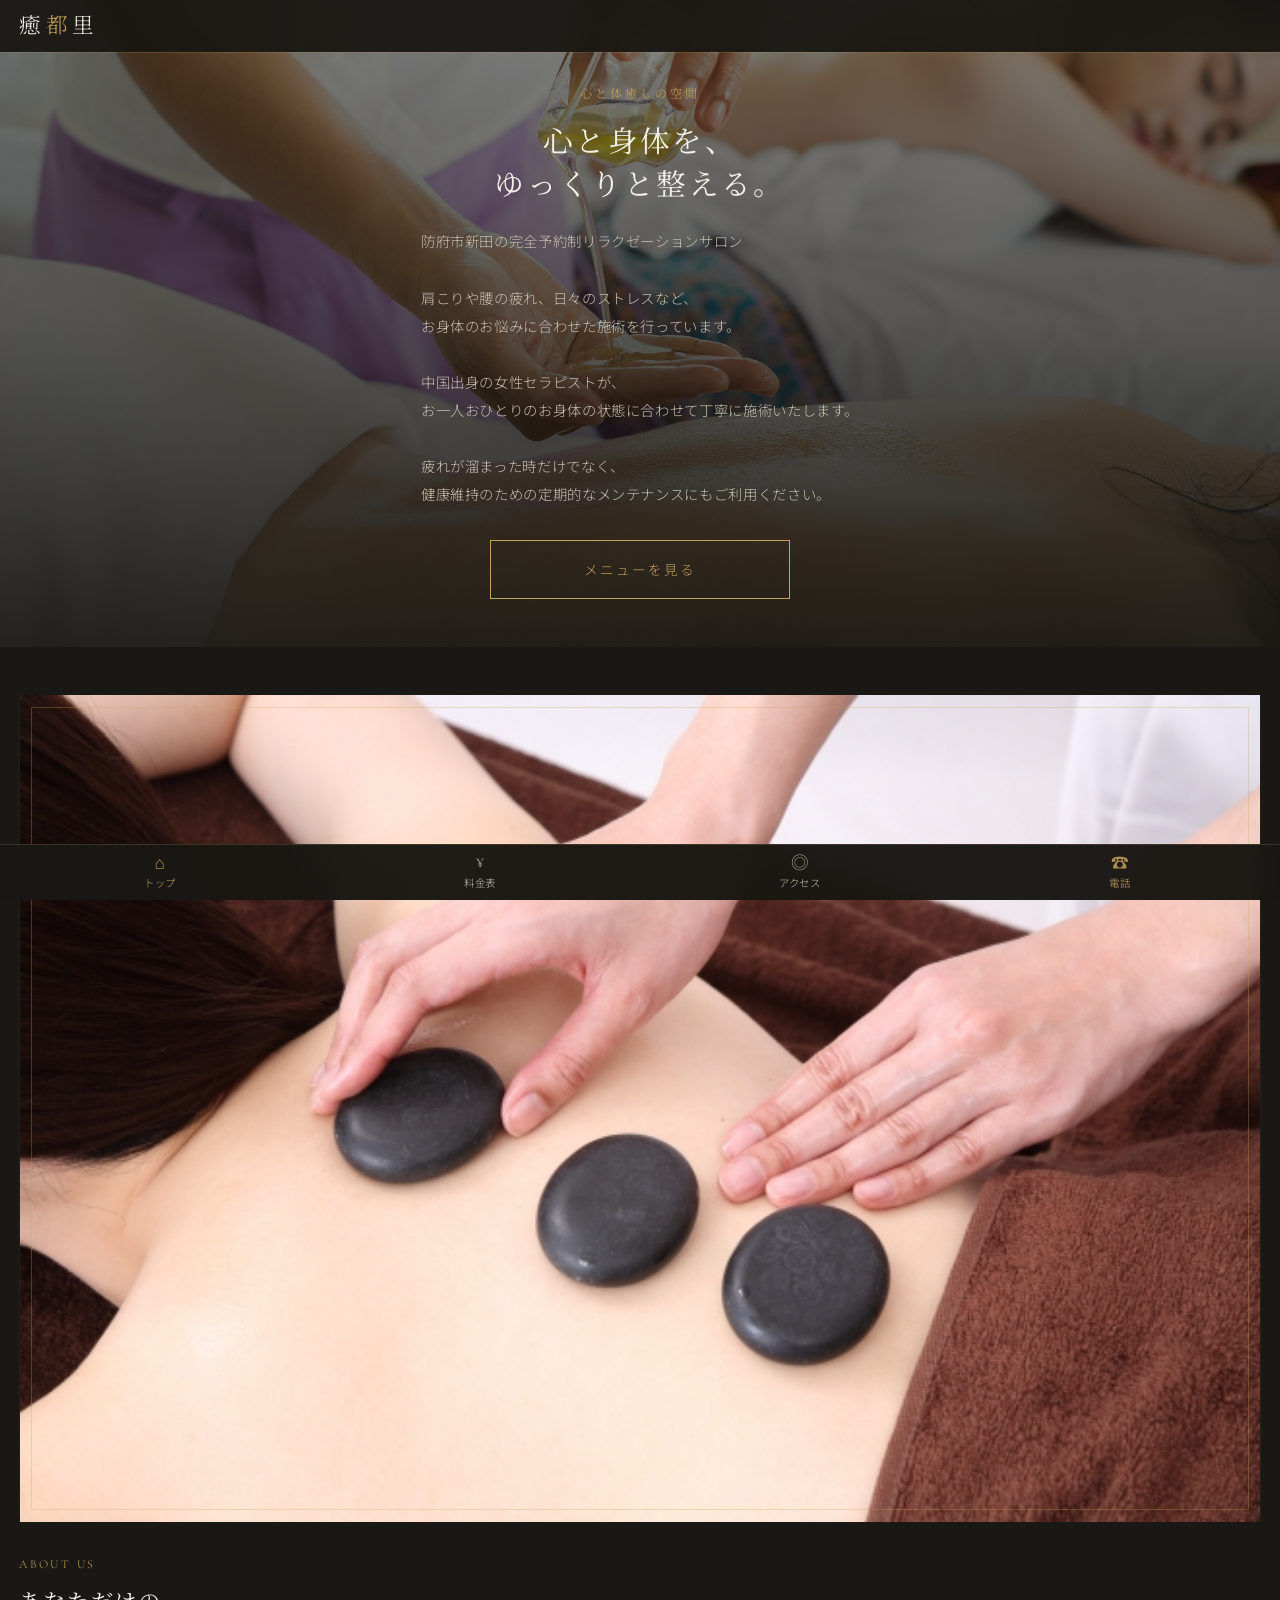
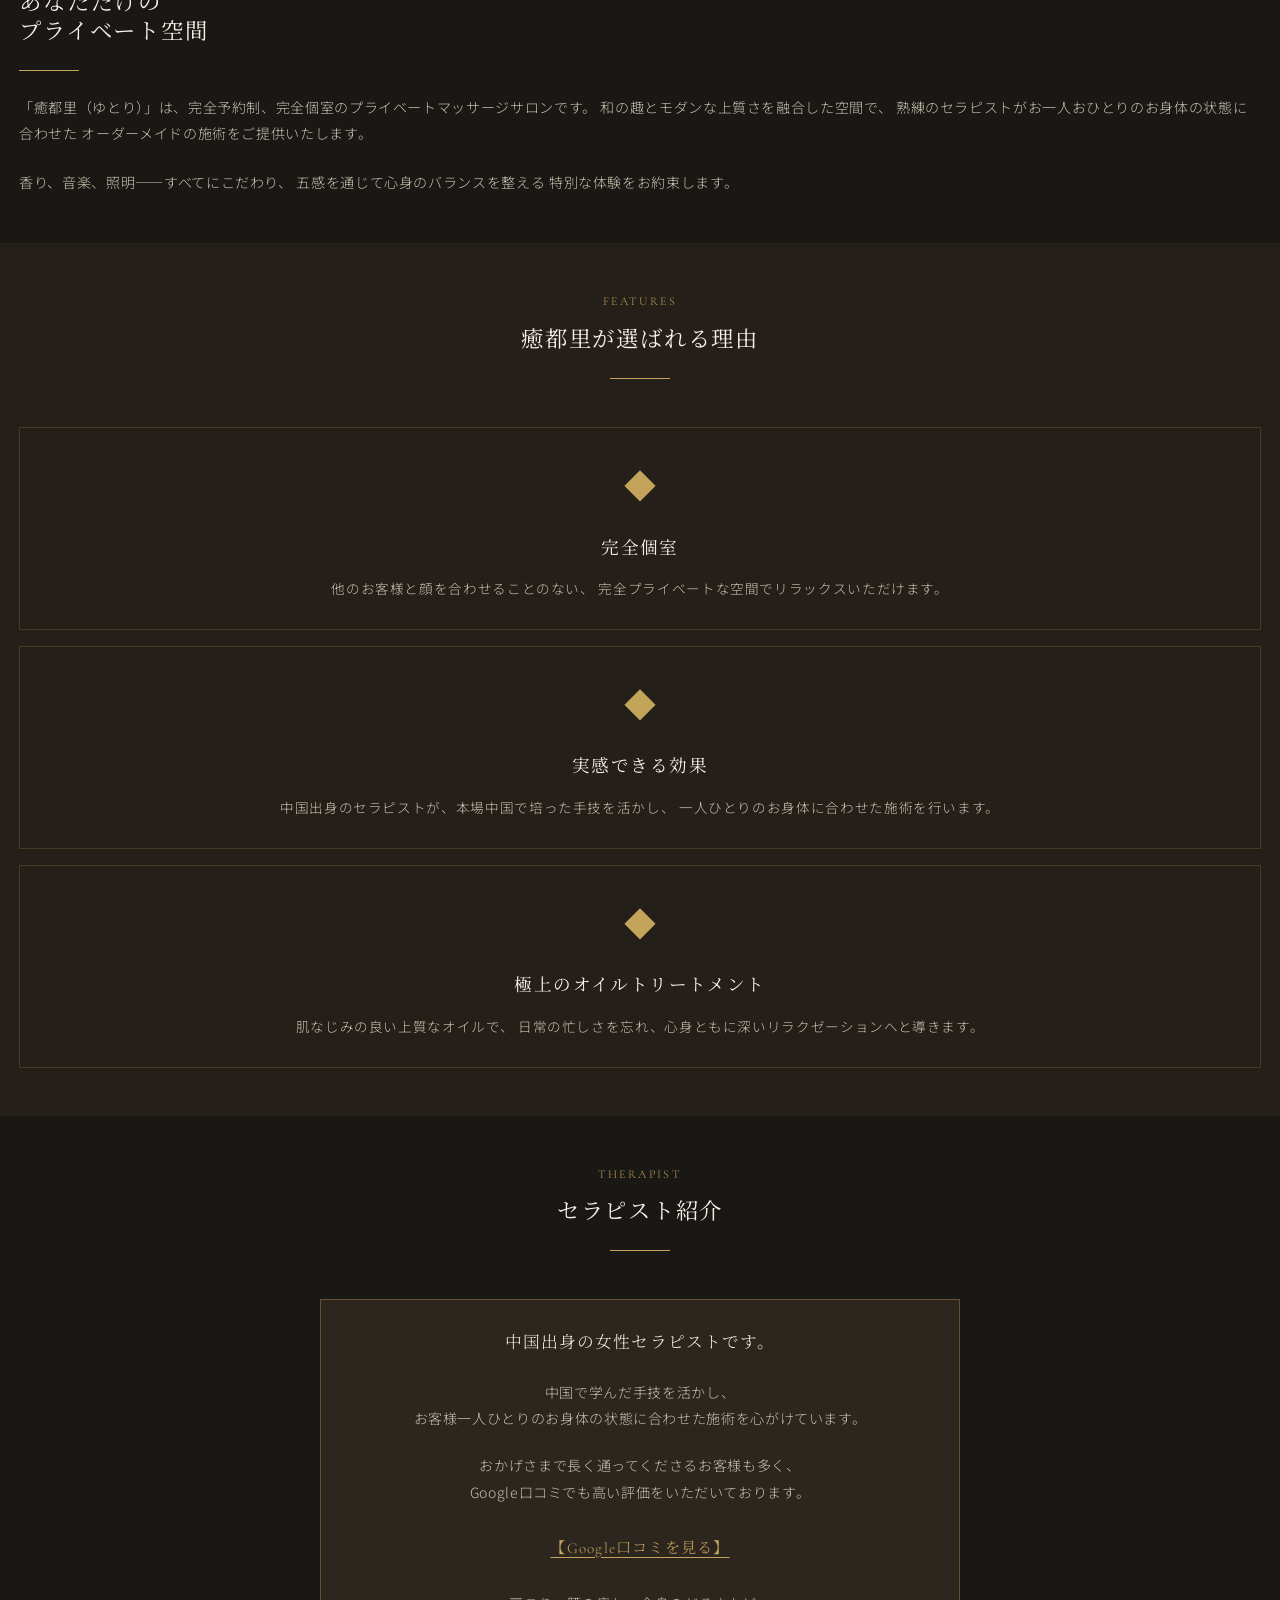
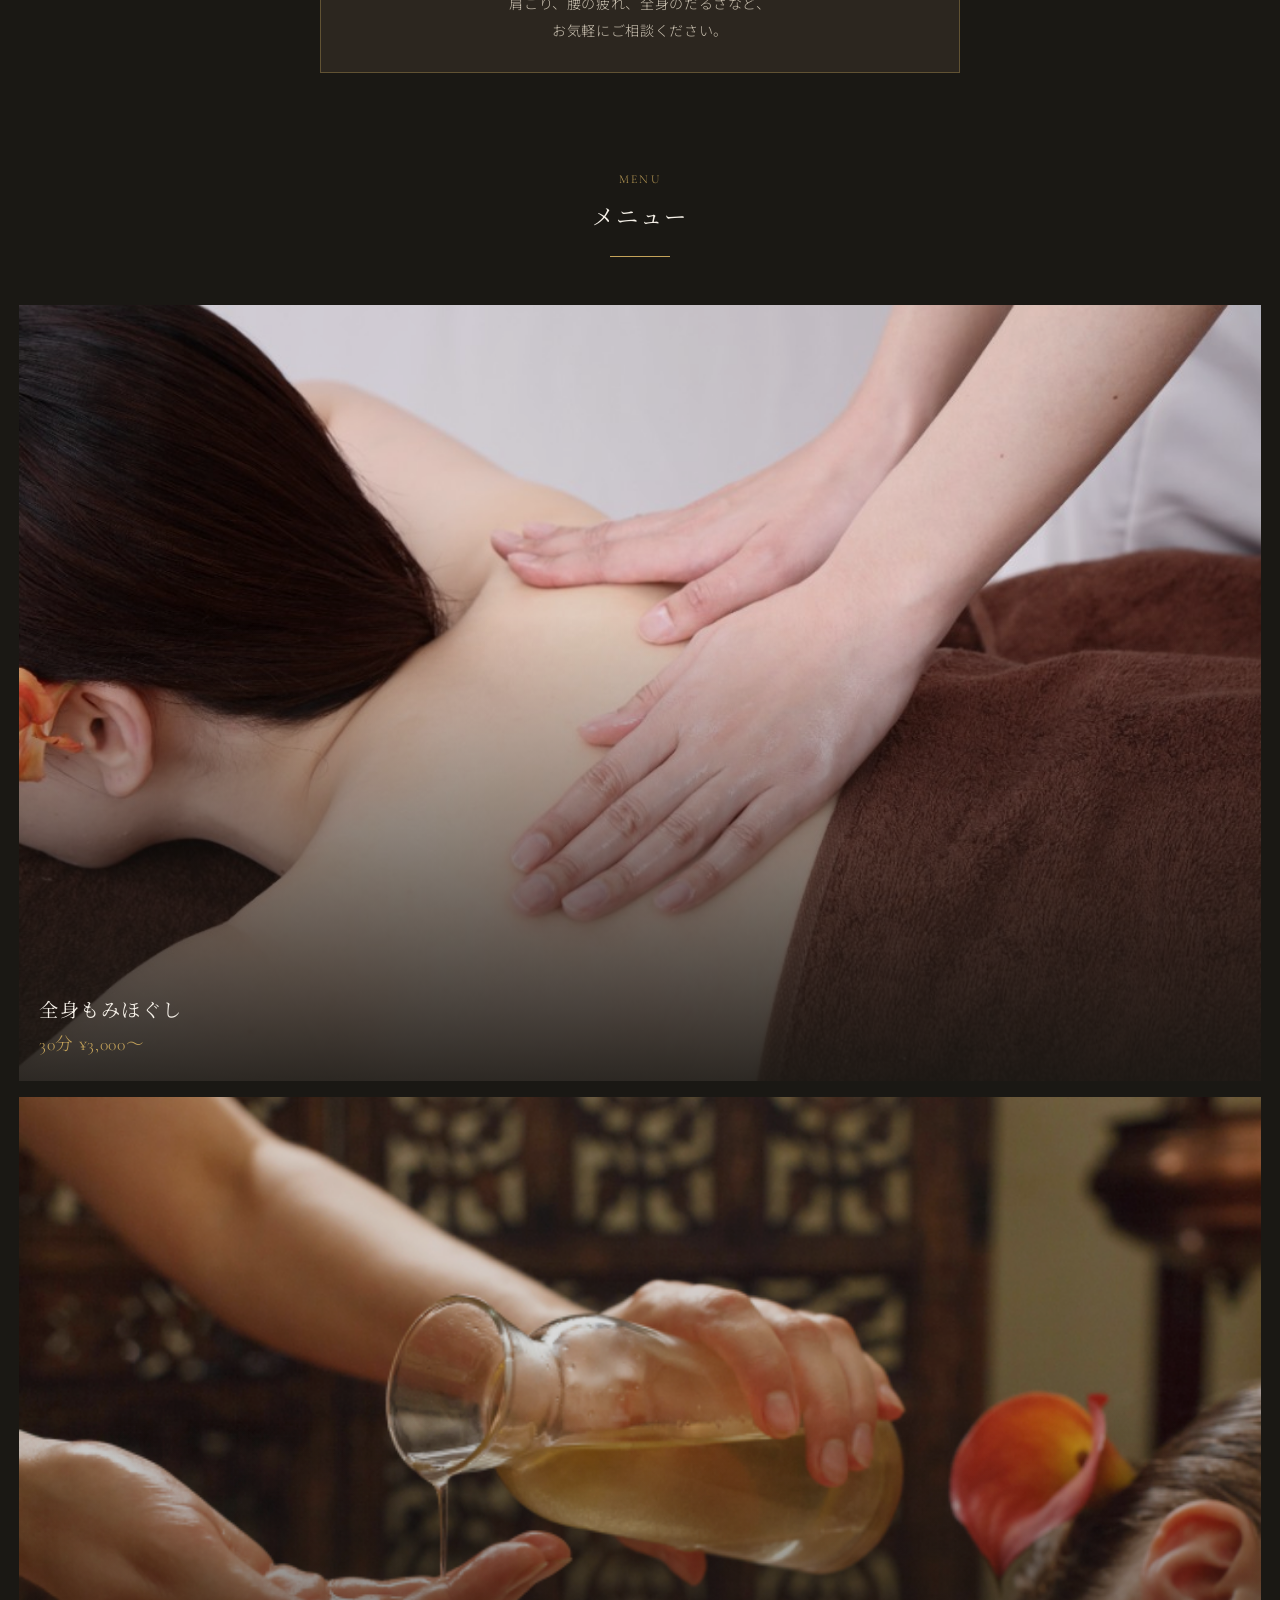
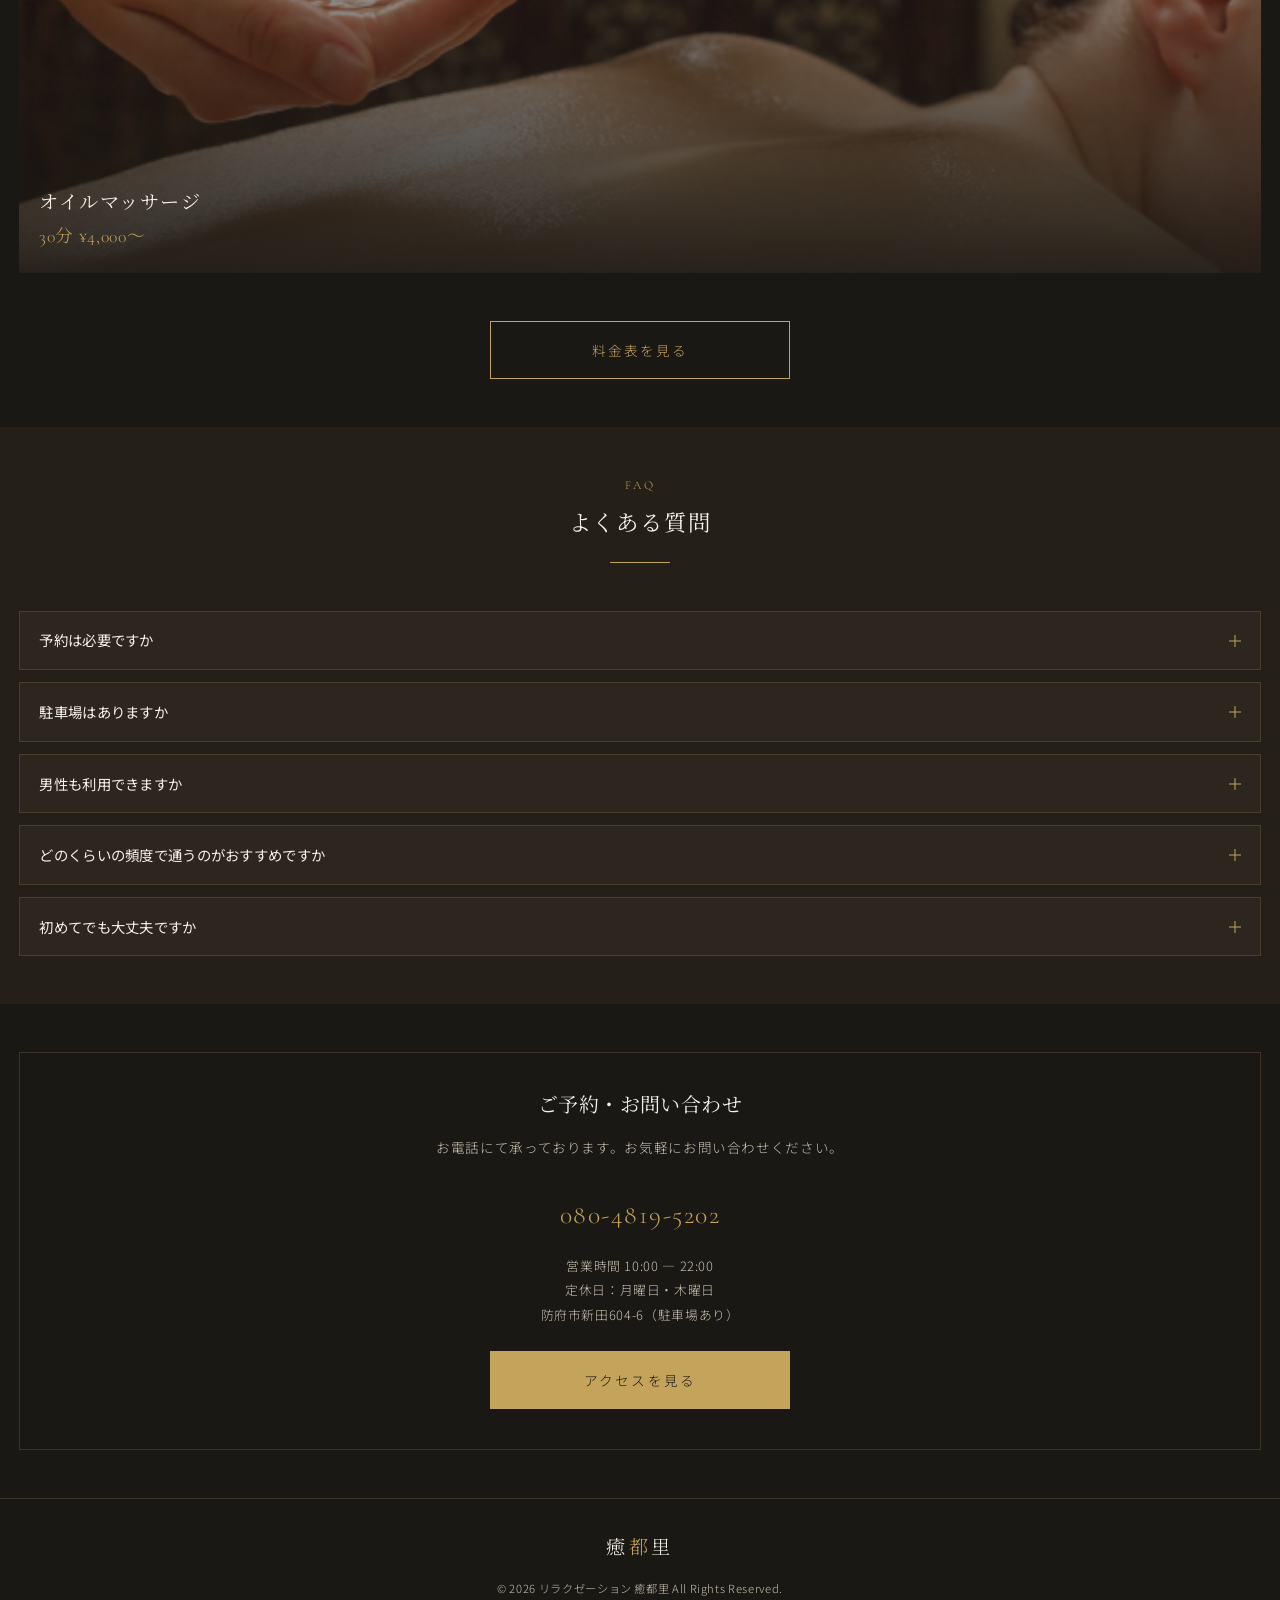
<file: index.html>
<!DOCTYPE html>
<html lang="ja">
<head>
  <meta charset="UTF-8">
  <meta name="viewport" content="width=device-width, initial-scale=1.0">
  <meta name="description" content="山口県防府市新田の完全個室リラクゼーションサロン「癒都里」。全身もみほぐし・オイルマッサージで心と体を癒します。営業10:00〜22:00、定休日月・木。ご予約は080-4819-5202。">
  <meta name="keywords" content="防府市,防府,新田,リラクゼーション,マッサージ,もみほぐし,オイルマッサージ,癒都里,ゆとり">
  <meta name="robots" content="index, follow">
  <meta name="format-detection" content="telephone=yes">
  <meta name="apple-mobile-web-app-capable" content="yes">
  <title>癒都里（ゆとり）| 防府市新田のリラクゼーションサロン</title>
  <link rel="canonical" href="https://zhongcun1980.github.io/YutoriHP/">
  <link rel="icon" href="favicon.svg" type="image/svg+xml">
  <link rel="apple-touch-icon" href="favicon.svg">
  <link rel="manifest" href="site.webmanifest">
  <meta property="og:type" content="website">
  <meta property="og:locale" content="ja_JP">
  <meta property="og:site_name" content="リラクゼーション 癒都里">
  <meta property="og:title" content="癒都里（ゆとり）| 防府市新田のリラクゼーションサロン">
  <meta property="og:description" content="山口県防府市新田の完全個室リラクゼーションサロン。全身もみほぐし・オイルマッサージをご提供。ご予約 080-4819-5202">
  <meta property="og:url" content="https://zhongcun1980.github.io/YutoriHP/">
  <meta property="og:image" content="https://zhongcun1980.github.io/YutoriHP/img/about.jpg">
  <meta name="twitter:card" content="summary_large_image">
  <meta name="twitter:title" content="癒都里（ゆとり）| 防府市新田のリラクゼーションサロン">
  <meta name="twitter:description" content="山口県防府市新田の完全個室リラクゼーションサロン。全身もみほぐし・オイルマッサージをご提供。">
  <meta name="twitter:image" content="https://zhongcun1980.github.io/YutoriHP/img/about.jpg">
  <link rel="preconnect" href="https://fonts.googleapis.com">
  <link rel="preconnect" href="https://fonts.gstatic.com" crossorigin>
  <link href="https://fonts.googleapis.com/css2?family=Cormorant+Garamond:wght@300;400;500&family=Noto+Sans+JP:wght@300;400&family=Noto+Serif+JP:wght@300;400&display=swap" rel="stylesheet">
  <link rel="stylesheet" href="css/style.css?v=3">
  <script type="application/ld+json">
  {
    "@context": "https://schema.org",
    "@type": "HealthAndBeautyBusiness",
    "name": "リラクゼーション 癒都里",
    "alternateName": ["癒都里", "ゆとり", "Yutori"],
    "description": "山口県防府市新田の完全個室リラクゼーションサロン。全身もみほぐし・オイルマッサージをご提供。",
    "url": "https://zhongcun1980.github.io/YutoriHP/",
    "telephone": "080-4819-5202",
    "image": "https://zhongcun1980.github.io/YutoriHP/img/about.jpg",
    "priceRange": "¥¥",
    "currenciesAccepted": "JPY",
    "paymentAccepted": "Cash",
    "address": {
      "@type": "PostalAddress",
      "postalCode": "747-0825",
      "addressRegion": "山口県",
      "addressLocality": "防府市",
      "streetAddress": "新田604-6左側",
      "addressCountry": "JP"
    },
    "geo": {
      "@type": "GeoCoordinates",
      "latitude": 34.058,
      "longitude": 131.568
    },
    "openingHoursSpecification": [
      {
        "@type": "OpeningHoursSpecification",
        "dayOfWeek": ["Tuesday", "Wednesday", "Friday", "Saturday", "Sunday"],
        "opens": "10:00",
        "closes": "22:00"
      }
    ],
    "hasOfferCatalog": {
      "@type": "OfferCatalog",
      "name": "メニュー",
      "itemListElement": [
        {
          "@type": "Offer",
          "itemOffered": {
            "@type": "Service",
            "name": "全身もみほぐし",
            "description": "お身体全体をじっくりほぐす施術"
          },
          "price": "3000",
          "priceCurrency": "JPY"
        },
        {
          "@type": "Offer",
          "itemOffered": {
            "@type": "Service",
            "name": "オイルマッサージ",
            "description": "オイルを使用した全身トリートメント"
          },
          "price": "4000",
          "priceCurrency": "JPY"
        }
      ]
    },
    "areaServed": {
      "@type": "City",
      "name": "防府市"
    }
  }
  </script>
</head>
<body>

  <header class="header">
    <div class="container header__inner">
      <a href="index.html" class="logo">癒<span>都</span>里</a>
      <nav class="nav">
        <a href="index.html" class="nav__link nav__link--active">トップ</a>
        <a href="price.html" class="nav__link">料金表</a>
        <a href="access.html" class="nav__link">アクセス</a>
      </nav>
      <button class="menu-toggle" aria-label="メニューを開く">
        <span></span>
        <span></span>
        <span></span>
      </button>
    </div>
  </header>

  <section class="hero">
    <div class="hero__bg"></div>
    <div class="hero__content">
      <p class="hero__subtitle">心と体癒しの空間</p>
      <h1 class="hero__title">心と身体を、<br>ゆっくりと整える。</h1>
      <p class="hero__desc">
        防府市新田の完全予約制リラクゼーションサロン<br><br>
        肩こりや腰の疲れ、日々のストレスなど、<br>
        お身体のお悩みに合わせた施術を行っています。<br><br>
        中国出身の女性セラピストが、<br>
        お一人おひとりのお身体の状態に合わせて丁寧に施術いたします。<br><br>
        疲れが溜まった時だけでなく、<br>
        健康維持のための定期的なメンテナンスにもご利用ください。
      </p>
      <a href="price.html" class="btn">メニューを見る</a>
    </div>
    <div class="hero__scroll">
      <span>Scroll</span>
      <div class="hero__scroll-line"></div>
    </div>
  </section>

  <section class="section" id="about">
    <div class="container">
      <div class="about-grid fade-in">
        <div class="about-grid__image">
          <img src="img/about.jpg" alt="女性セラピストによるマッサージ施術" loading="lazy">
        </div>
        <div>
          <span class="section-label">About Us</span>
          <h2 class="section-title">あなただけの<br>プライベート空間</h2>
          <div class="divider divider--left"></div>
          <p class="section-desc" style="margin-bottom: 1.5rem;">
            「癒都里（ゆとり）」は、完全予約制、完全個室のプライベートマッサージサロンです。
            和の趣とモダンな上質さを融合した空間で、
            熟練のセラピストがお一人おひとりのお身体の状態に合わせた
            オーダーメイドの施術をご提供いたします。
          </p>
          <p class="section-desc">
            香り、音楽、照明——すべてにこだわり、
            五感を通じて心身のバランスを整える
            特別な体験をお約束します。
          </p>
        </div>
      </div>
    </div>
  </section>

  <section class="section section--alt">
    <div class="container">
      <div style="text-align: center; margin-bottom: 3rem;" class="fade-in">
        <span class="section-label">Features</span>
        <h2 class="section-title">癒都里が選ばれる理由</h2>
        <div class="divider"></div>
      </div>
      <div class="features">
        <div class="feature-card fade-in">
          <div class="feature-card__icon">&#9670;</div>
          <h3 class="feature-card__title">完全個室</h3>
          <p class="feature-card__text">
            他のお客様と顔を合わせることのない、
            完全プライベートな空間でリラックスいただけます。
          </p>
        </div>
        <div class="feature-card fade-in">
          <div class="feature-card__icon">&#9670;</div>
          <h3 class="feature-card__title">実感できる効果</h3>
          <p class="feature-card__text">
            中国出身のセラピストが、本場中国で培った手技を活かし、
            一人ひとりのお身体に合わせた施術を行います。
          </p>
        </div>
        <div class="feature-card fade-in">
          <div class="feature-card__icon">&#9670;</div>
          <h3 class="feature-card__title">極上のオイルトリートメント</h3>
          <p class="feature-card__text">
            肌なじみの良い上質なオイルで、
            日常の忙しさを忘れ、心身ともに深いリラクゼーションへと導きます。
          </p>
        </div>
      </div>
    </div>
  </section>

  <section class="section" id="therapist">
    <div class="container">
      <div style="text-align: center; margin-bottom: 3rem;" class="fade-in">
        <span class="section-label">Therapist</span>
        <h2 class="section-title">セラピスト紹介</h2>
        <div class="divider"></div>
      </div>
      <div class="therapist-intro fade-in fade-in--visible">
        <p class="therapist-intro__lead">中国出身の女性セラピストです。</p>
        <p class="therapist-intro__text">
          中国で学んだ手技を活かし、<br>
          お客様一人ひとりのお身体の状態に合わせた施術を心がけています。
        </p>
        <p class="therapist-intro__text">
          おかげさまで長く通ってくださるお客様も多く、<br>
          Google口コミでも高い評価をいただいております。
        </p>
        <p class="therapist-intro__text">
          <a href="reviews.html" class="therapist-intro__link" target="_blank" rel="noopener noreferrer">【Google口コミを見る】</a>
        </p>
        <p class="therapist-intro__text">
          肩こり、腰の疲れ、全身のだるさなど、<br>
          お気軽にご相談ください。
        </p>
      </div>
    </div>
  </section>

  <section class="section">
    <div class="container">
      <div style="text-align: center; margin-bottom: 3rem;" class="fade-in">
        <span class="section-label">Menu</span>
        <h2 class="section-title">メニュー</h2>
        <div class="divider"></div>
      </div>
      <div class="menu-preview menu-preview--two">
        <div class="menu-card fade-in">
          <img src="img/menu/body-massage.jpg" alt="全身もみほぐしの施術風景" loading="lazy">
          <div class="menu-card__overlay">
            <h3 class="menu-card__title">全身もみほぐし</h3>
            <p class="menu-card__price">30分 ¥3,000〜</p>
          </div>
        </div>
        <div class="menu-card fade-in">
          <img src="img/menu/oil-massage.jpg" alt="オイルマッサージの施術風景" loading="lazy">
          <div class="menu-card__overlay">
            <h3 class="menu-card__title">オイルマッサージ</h3>
            <p class="menu-card__price">30分 ¥4,000〜</p>
          </div>
        </div>
      </div>
      <div style="text-align: center; margin-top: 3rem;" class="fade-in">
        <a href="price.html" class="btn">料金表を見る</a>
      </div>
    </div>
  </section>

  <section class="section section--alt" id="faq">
    <div class="container">
      <div style="text-align: center; margin-bottom: 3rem;" class="fade-in">
        <span class="section-label">FAQ</span>
        <h2 class="section-title">よくある質問</h2>
        <div class="divider"></div>
      </div>
      <div class="faq fade-in">
        <div class="faq__item">
          <button class="faq__question" type="button" aria-expanded="false" aria-controls="faq-answer-1" id="faq-question-1">
            <span class="faq__question-text">予約は必要ですか</span>
            <span class="faq__icon" aria-hidden="true"></span>
          </button>
          <div class="faq__answer" id="faq-answer-1" role="region" aria-labelledby="faq-question-1" hidden>
            <p>はい、当店は完全予約制です。ご来店前に、お電話（080-4819-5202）にてご予約をお願いいたします。</p>
          </div>
        </div>
        <div class="faq__item">
          <button class="faq__question" type="button" aria-expanded="false" aria-controls="faq-answer-2" id="faq-question-2">
            <span class="faq__question-text">駐車場はありますか</span>
            <span class="faq__icon" aria-hidden="true"></span>
          </button>
          <div class="faq__answer" id="faq-answer-2" role="region" aria-labelledby="faq-question-2" hidden>
            <p>はい、店の前に駐車スペースがございます。防府市新田604-6左側（中華そば「今里」の隣）です。</p>
          </div>
        </div>
        <div class="faq__item">
          <button class="faq__question" type="button" aria-expanded="false" aria-controls="faq-answer-3" id="faq-question-3">
            <span class="faq__question-text">男性も利用できますか</span>
            <span class="faq__icon" aria-hidden="true"></span>
          </button>
          <div class="faq__answer" id="faq-answer-3" role="region" aria-labelledby="faq-question-3" hidden>
            <p>はい、男性のお客様もご利用いただけます。完全個室のプライベート空間ですので、安心してお越しください。</p>
          </div>
        </div>
        <div class="faq__item">
          <button class="faq__question" type="button" aria-expanded="false" aria-controls="faq-answer-4" id="faq-question-4">
            <span class="faq__question-text">どのくらいの頻度で通うのがおすすめですか</span>
            <span class="faq__icon" aria-hidden="true"></span>
          </button>
          <div class="faq__answer" id="faq-answer-4" role="region" aria-labelledby="faq-question-4" hidden>
            <p>お身体の状態やお仕事内容によって異なりますが、2〜4週間に1度の定期的なメンテナンスをおすすめしております。疲れが強い場合は、お気軽にご相談ください。</p>
          </div>
        </div>
        <div class="faq__item">
          <button class="faq__question" type="button" aria-expanded="false" aria-controls="faq-answer-5" id="faq-question-5">
            <span class="faq__question-text">初めてでも大丈夫ですか</span>
            <span class="faq__icon" aria-hidden="true"></span>
          </button>
          <div class="faq__answer" id="faq-answer-5" role="region" aria-labelledby="faq-question-5" hidden>
            <p>もちろん大丈夫です。施術前に、お身体の状態やお悩みを伺い、お一人おひとりに合わせた施術を行います。リラックスしてお越しください。</p>
          </div>
        </div>
      </div>
    </div>
  </section>

  <section class="section">
    <div class="container">
      <div class="cta fade-in">
        <h2 class="cta__title">ご予約・お問い合わせ</h2>
        <p class="cta__desc">お電話にて承っております。お気軽にお問い合わせください。</p>
        <a href="tel:08048195202" class="cta__phone">080-4819-5202</a>
        <p class="cta__hours">営業時間 10:00 — 22:00<br>定休日：月曜日・木曜日<br>防府市新田604-6（駐車場あり）</p>
        <a href="access.html" class="btn btn--filled">アクセスを見る</a>
      </div>
    </div>
  </section>

  <footer class="footer">
    <div class="container">
      <p class="footer__logo">癒<span>都</span>里</p>
      <nav class="footer__nav">
        <a href="index.html">トップ</a>
        <a href="price.html">料金表</a>
        <a href="access.html">アクセス</a>
      </nav>
      <p class="footer__copy">&copy; 2026 リラクゼーション 癒都里 All Rights Reserved.</p>
    </div>
  </footer>

  <nav class="bottom-nav" aria-label="メインメニュー">
    <a href="index.html" class="bottom-nav__link bottom-nav__link--home bottom-nav__link--active">トップ</a>
    <a href="price.html" class="bottom-nav__link bottom-nav__link--price">料金表</a>
    <a href="access.html" class="bottom-nav__link bottom-nav__link--access">アクセス</a>
    <a href="tel:08048195202" class="bottom-nav__link bottom-nav__link--phone">電話</a>
  </nav>

  <script src="js/main.js"></script>
</body>
</html>
</file>
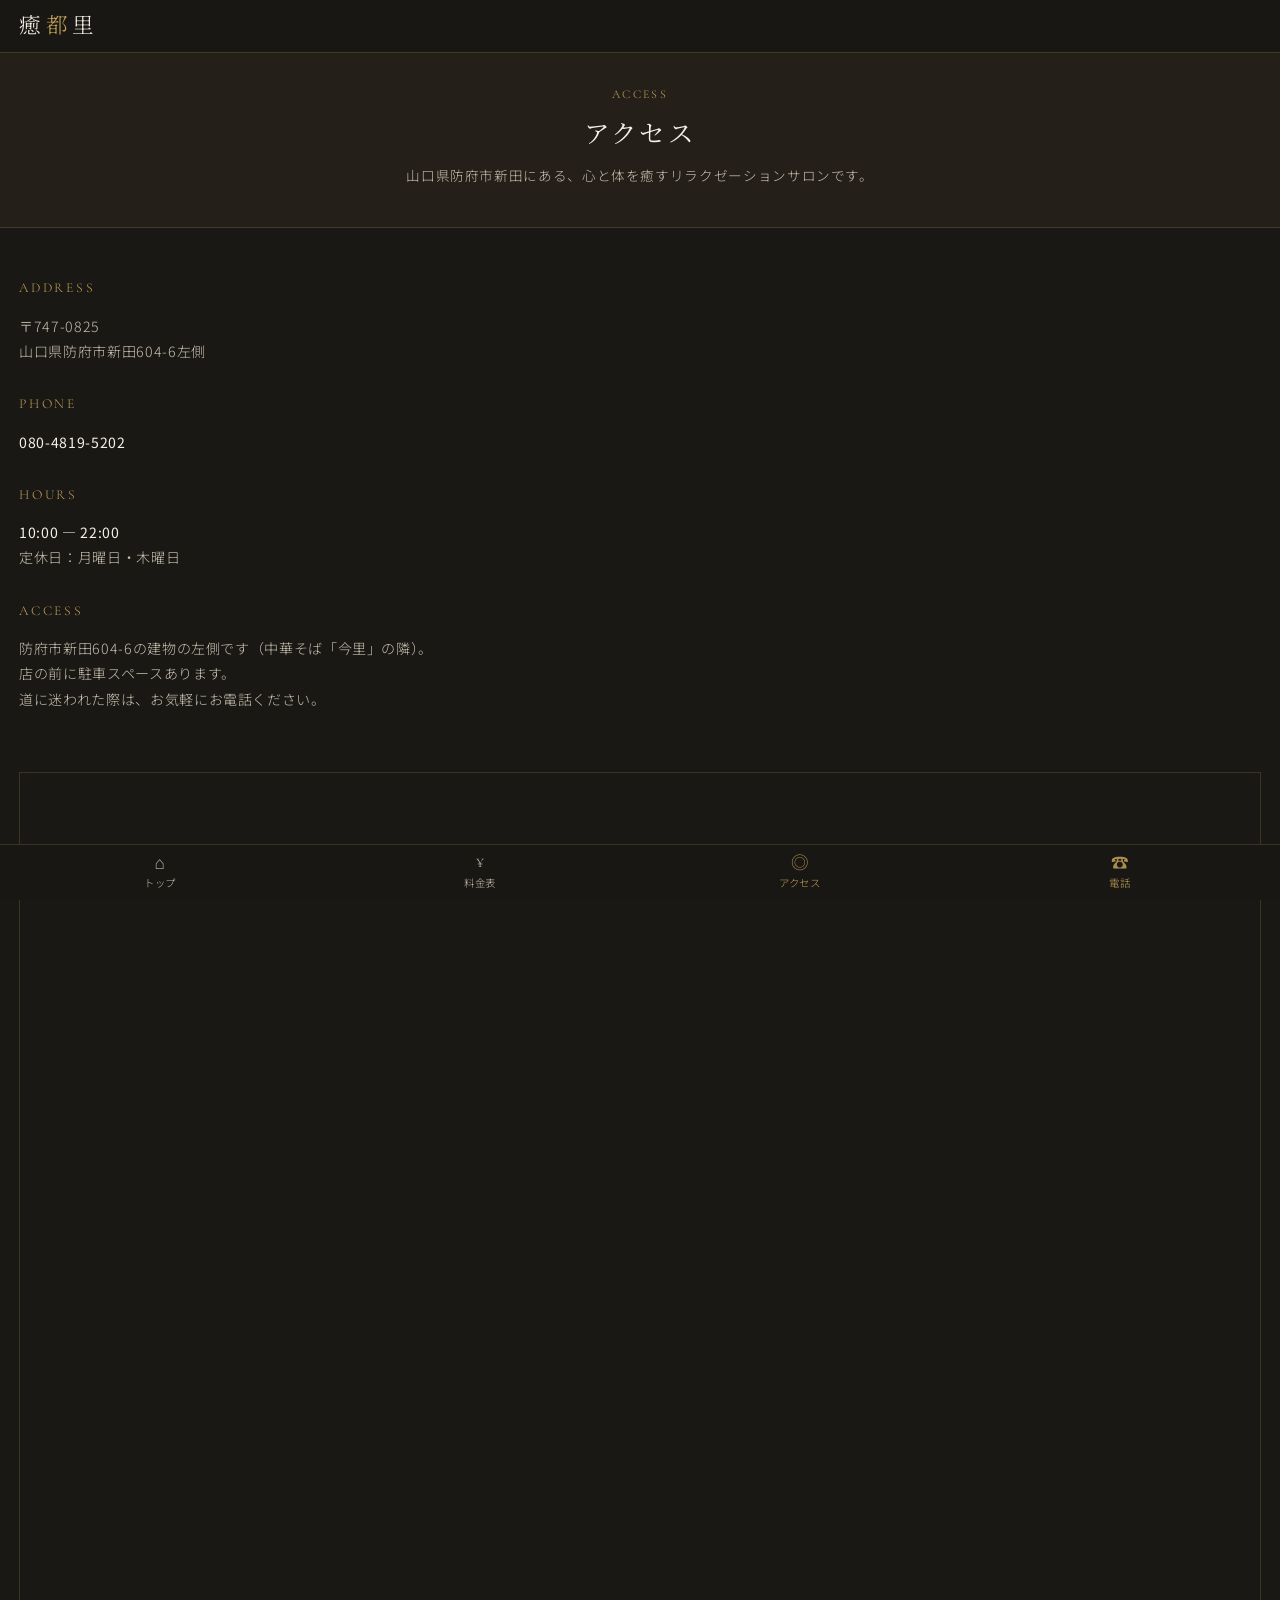
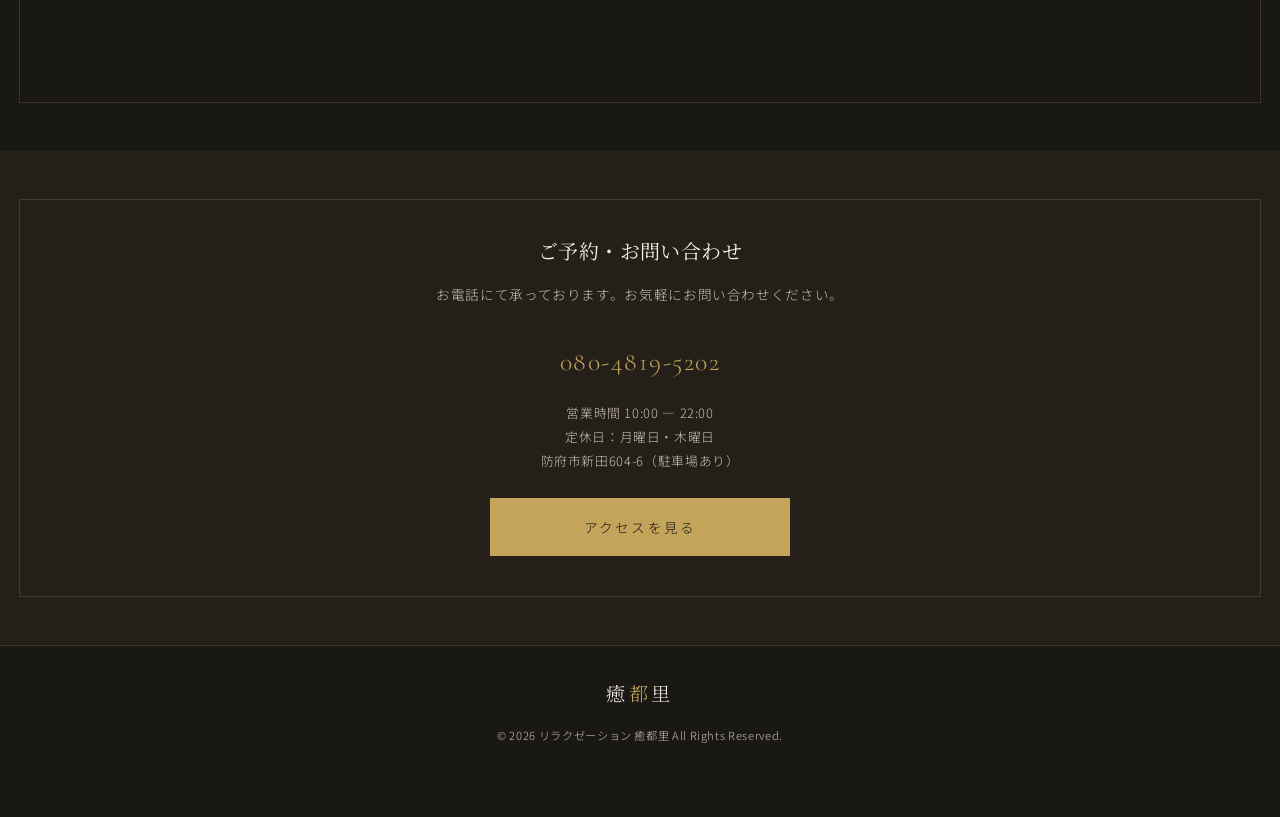
<file: access.html>
<!DOCTYPE html>
<html lang="ja">
<head>
  <meta charset="UTF-8">
  <meta name="viewport" content="width=device-width, initial-scale=1.0">
  <meta name="description" content="癒都里（防府市新田）へのアクセス。〒747-0825 山口県防府市新田604-6左側（中華そば「今里」の隣）。店前駐車あり。営業10:00〜22:00、定休日月・木。080-4819-5202。">
  <meta name="keywords" content="防府市,新田,アクセス,駐車場,リラクゼーション,癒都里">
  <meta name="robots" content="index, follow">
  <meta name="theme-color" content="#1a1814">
  <meta name="format-detection" content="telephone=yes">
  <meta name="apple-mobile-web-app-capable" content="yes">
  <title>アクセス｜癒都里 - 防府市新田604-6のリラクゼーションサロン</title>
  <link rel="canonical" href="https://zhongcun1980.github.io/YutoriHP/access.html">
  <link rel="icon" href="favicon.svg" type="image/svg+xml">
  <link rel="apple-touch-icon" href="favicon.svg">
  <link rel="manifest" href="site.webmanifest">
  <meta property="og:type" content="website">
  <meta property="og:locale" content="ja_JP">
  <meta property="og:site_name" content="リラクゼーション 癒都里">
  <meta property="og:title" content="アクセス｜癒都里 - 防府市新田604-6のリラクゼーションサロン">
  <meta property="og:description" content="〒747-0825 山口県防府市新田604-6左側。中華そば「今里」の隣、店前駐車あり。">
  <meta property="og:url" content="https://zhongcun1980.github.io/YutoriHP/access.html">
  <meta property="og:image" content="https://zhongcun1980.github.io/YutoriHP/img/about.jpg">
  <meta name="twitter:card" content="summary_large_image">
  <meta name="twitter:title" content="アクセス｜癒都里 - 防府市新田604-6のリラクゼーションサロン">
  <meta name="twitter:description" content="防府市新田604-6左側。中華そば「今里」の隣、店前駐車あり。">
  <meta name="twitter:image" content="https://zhongcun1980.github.io/YutoriHP/img/about.jpg">
  <link rel="preconnect" href="https://fonts.googleapis.com">
  <link rel="preconnect" href="https://fonts.gstatic.com" crossorigin>
  <link href="https://fonts.googleapis.com/css2?family=Cormorant+Garamond:wght@300;400;500&family=Noto+Sans+JP:wght@300;400&family=Noto+Serif+JP:wght@300;400&display=swap" rel="stylesheet">
  <link rel="stylesheet" href="css/style.css?v=3">
  <script type="application/ld+json">
  {
    "@context": "https://schema.org",
    "@type": "BreadcrumbList",
    "itemListElement": [
      {
        "@type": "ListItem",
        "position": 1,
        "name": "トップ",
        "item": "https://zhongcun1980.github.io/YutoriHP/"
      },
      {
        "@type": "ListItem",
        "position": 2,
        "name": "アクセス",
        "item": "https://zhongcun1980.github.io/YutoriHP/access.html"
      }
    ]
  }
  </script>
  <script type="application/ld+json">
  {
    "@context": "https://schema.org",
    "@type": "HealthAndBeautyBusiness",
    "name": "リラクゼーション 癒都里",
    "url": "https://zhongcun1980.github.io/YutoriHP/",
    "telephone": "080-4819-5202",
    "address": {
      "@type": "PostalAddress",
      "postalCode": "747-0825",
      "addressRegion": "山口県",
      "addressLocality": "防府市",
      "streetAddress": "新田604-6左側",
      "addressCountry": "JP"
    },
    "geo": {
      "@type": "GeoCoordinates",
      "latitude": 34.058,
      "longitude": 131.568
    },
    "openingHoursSpecification": [
      {
        "@type": "OpeningHoursSpecification",
        "dayOfWeek": ["Tuesday", "Wednesday", "Friday", "Saturday", "Sunday"],
        "opens": "10:00",
        "closes": "22:00"
      }
    ]
  }
  </script>
</head>
<body>

  <header class="header">
    <div class="container header__inner">
      <a href="index.html" class="logo">癒<span>都</span>里</a>
      <nav class="nav">
        <a href="index.html" class="nav__link">トップ</a>
        <a href="price.html" class="nav__link">料金表</a>
        <a href="access.html" class="nav__link nav__link--active">アクセス</a>
      </nav>
      <button class="menu-toggle" aria-label="メニューを開く">
        <span></span>
        <span></span>
        <span></span>
      </button>
    </div>
  </header>

  <div class="page-header">
    <div class="container">
      <span class="section-label">Access</span>
      <h1 class="page-header__title">アクセス</h1>
      <p class="page-header__desc">山口県防府市新田にある、心と体を癒すリラクゼーションサロンです。</p>
    </div>
  </div>

  <section class="section">
    <div class="container">
      <div class="access-grid">
        <div class="access-info fade-in">
          <div class="access-info__block">
            <p class="access-info__label">Address</p>
            <p class="access-info__text">
              〒747-0825<br>
              山口県防府市新田604-6左側
            </p>
          </div>
          <div class="access-info__block">
            <p class="access-info__label">Phone</p>
            <p class="access-info__text">
              <strong>080-4819-5202</strong>
            </p>
          </div>
          <div class="access-info__block">
            <p class="access-info__label">Hours</p>
            <p class="access-info__text">
              <strong>10:00 — 22:00</strong><br>
              定休日：月曜日・木曜日
            </p>
          </div>
          <div class="access-info__block">
            <p class="access-info__label">Access</p>
            <p class="access-info__text">
              防府市新田604-6の建物の左側です（中華そば「今里」の隣）。<br>
              店の前に駐車スペースあります。<br>
              道に迷われた際は、お気軽にお電話ください。
            </p>
          </div>
        </div>
        <div class="access-map fade-in">
          <iframe
            src="https://maps.google.com/maps?q=%E9%98%B2%E5%BA%9C%E5%B8%82%E6%96%B0%E7%94%B0604-6&t=&z=15&ie=UTF8&iwloc=&output=embed"
            allowfullscreen=""
            loading="lazy"
            referrerpolicy="no-referrer-when-downgrade"
            title="癒都里 地図">
          </iframe>
        </div>
      </div>
    </div>
  </section>

  <section class="section section--alt">
    <div class="container">
      <div class="cta fade-in">
        <h2 class="cta__title">ご予約・お問い合わせ</h2>
        <p class="cta__desc">お電話にて承っております。お気軽にお問い合わせください。</p>
        <a href="tel:08048195202" class="cta__phone">080-4819-5202</a>
        <p class="cta__hours">営業時間 10:00 — 22:00<br>定休日：月曜日・木曜日<br>防府市新田604-6（駐車場あり）</p>
        <a href="access.html" class="btn btn--filled">アクセスを見る</a>
      </div>
    </div>
  </section>

  <footer class="footer">
    <div class="container">
      <p class="footer__logo">癒<span>都</span>里</p>
      <nav class="footer__nav">
        <a href="index.html">トップ</a>
        <a href="price.html">料金表</a>
        <a href="access.html">アクセス</a>
      </nav>
      <p class="footer__copy">&copy; 2026 リラクゼーション 癒都里 All Rights Reserved.</p>
    </div>
  </footer>

  <nav class="bottom-nav" aria-label="メインメニュー">
    <a href="index.html" class="bottom-nav__link bottom-nav__link--home">トップ</a>
    <a href="price.html" class="bottom-nav__link bottom-nav__link--price">料金表</a>
    <a href="access.html" class="bottom-nav__link bottom-nav__link--access bottom-nav__link--active">アクセス</a>
    <a href="tel:08048195202" class="bottom-nav__link bottom-nav__link--phone">電話</a>
  </nav>

  <script src="js/main.js"></script>
</body>
</html>
</file>
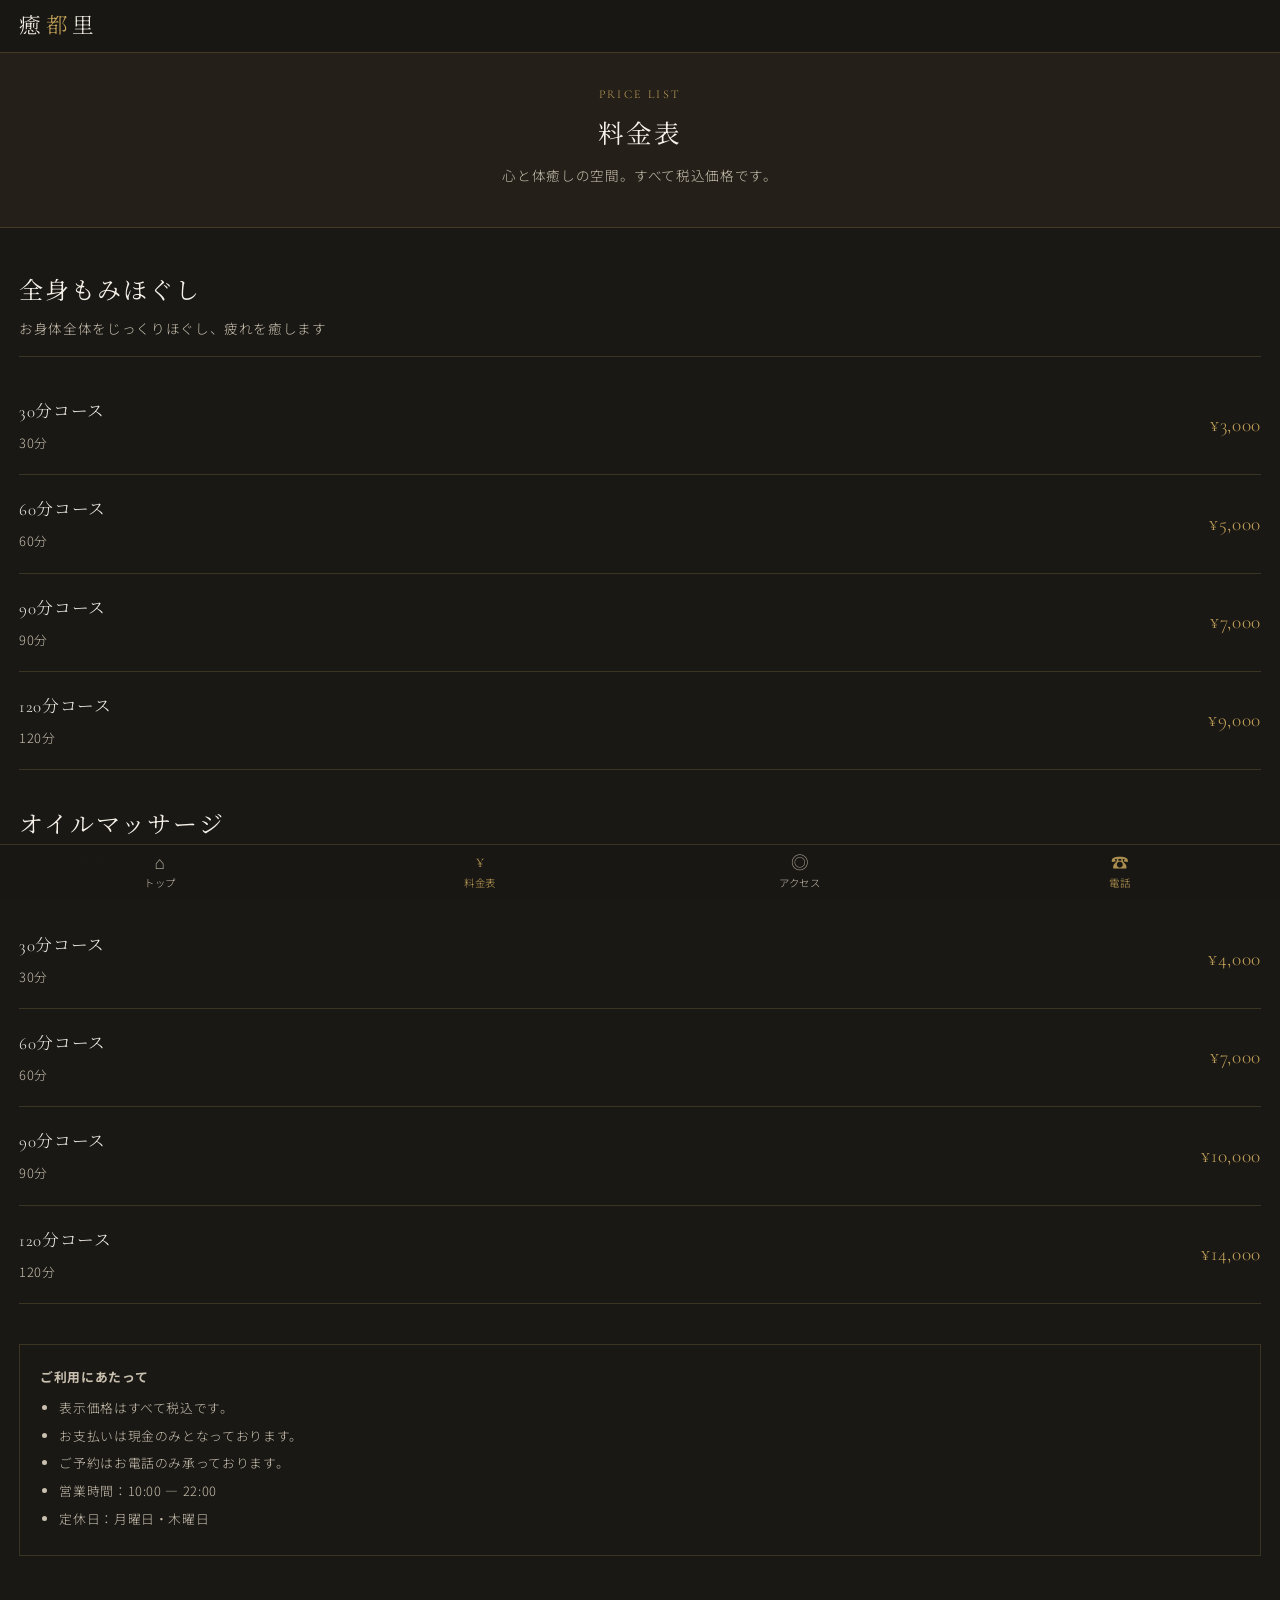
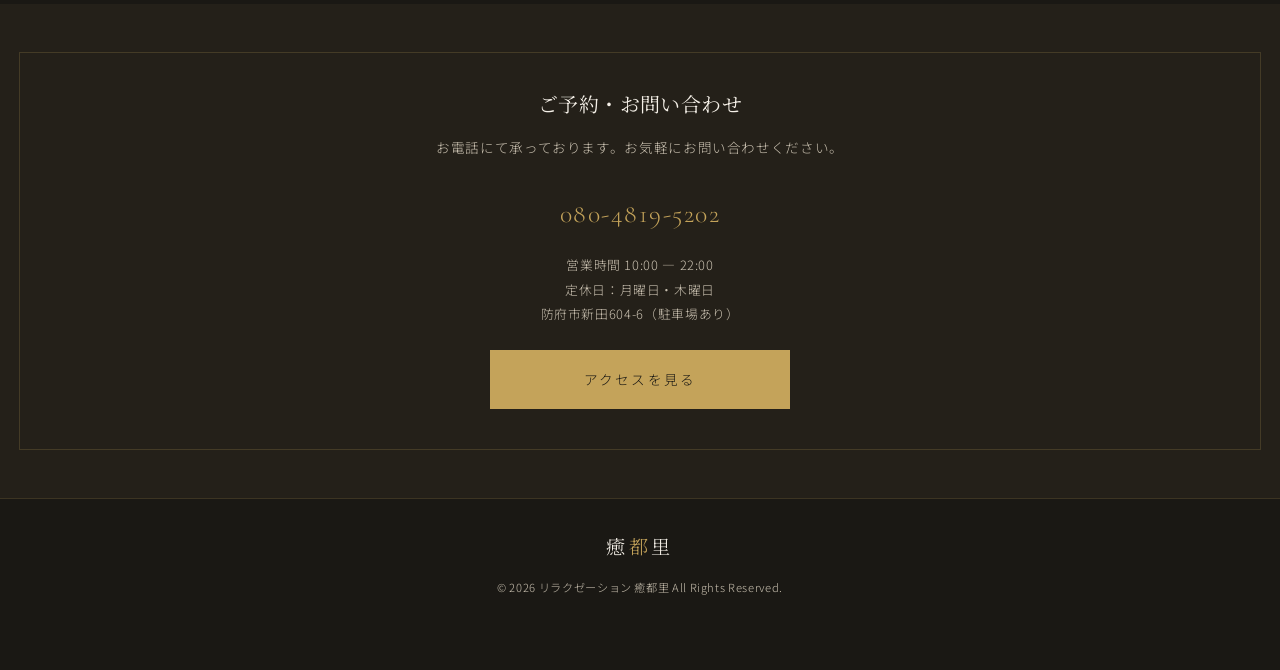
<file: price.html>
<!DOCTYPE html>
<html lang="ja">
<head>
  <meta charset="UTF-8">
  <meta name="viewport" content="width=device-width, initial-scale=1.0">
  <meta name="description" content="防府市新田「癒都里」の料金表。全身もみほぐし30分3,000円〜、オイルマッサージ30分4,000円〜。すべて税込・現金のみ。営業10:00〜22:00、定休日月・木。">
  <meta name="keywords" content="防府市,マッサージ,料金,もみほぐし,オイルマッサージ,癒都里">
  <meta name="robots" content="index, follow">
  <meta name="theme-color" content="#1a1814">
  <meta name="format-detection" content="telephone=yes">
  <meta name="apple-mobile-web-app-capable" content="yes">
  <title>料金表｜癒都里 - 防府市新田のマッサージ・リラクゼーション</title>
  <link rel="canonical" href="https://zhongcun1980.github.io/YutoriHP/price.html">
  <link rel="icon" href="favicon.svg" type="image/svg+xml">
  <link rel="apple-touch-icon" href="favicon.svg">
  <link rel="manifest" href="site.webmanifest">
  <meta property="og:type" content="website">
  <meta property="og:locale" content="ja_JP">
  <meta property="og:site_name" content="リラクゼーション 癒都里">
  <meta property="og:title" content="料金表｜癒都里 - 防府市新田のマッサージ・リラクゼーション">
  <meta property="og:description" content="全身もみほぐし30分3,000円〜、オイルマッサージ30分4,000円〜。防府市新田のリラクゼーションサロン癒都里。">
  <meta property="og:url" content="https://zhongcun1980.github.io/YutoriHP/price.html">
  <meta property="og:image" content="https://zhongcun1980.github.io/YutoriHP/img/menu/body-massage.jpg">
  <meta name="twitter:card" content="summary_large_image">
  <meta name="twitter:title" content="料金表｜癒都里 - 防府市新田のマッサージ・リラクゼーション">
  <meta name="twitter:description" content="全身もみほぐし・オイルマッサージの料金をご案内。防府市新田の癒都里。">
  <meta name="twitter:image" content="https://zhongcun1980.github.io/YutoriHP/img/menu/body-massage.jpg">
  <link rel="preconnect" href="https://fonts.googleapis.com">
  <link rel="preconnect" href="https://fonts.gstatic.com" crossorigin>
  <link href="https://fonts.googleapis.com/css2?family=Cormorant+Garamond:wght@300;400;500&family=Noto+Sans+JP:wght@300;400&family=Noto+Serif+JP:wght@300;400&display=swap" rel="stylesheet">
  <link rel="stylesheet" href="css/style.css?v=3">
  <script type="application/ld+json">
  {
    "@context": "https://schema.org",
    "@type": "BreadcrumbList",
    "itemListElement": [
      {
        "@type": "ListItem",
        "position": 1,
        "name": "トップ",
        "item": "https://zhongcun1980.github.io/YutoriHP/"
      },
      {
        "@type": "ListItem",
        "position": 2,
        "name": "料金表",
        "item": "https://zhongcun1980.github.io/YutoriHP/price.html"
      }
    ]
  }
  </script>
</head>
<body>

  <header class="header">
    <div class="container header__inner">
      <a href="index.html" class="logo">癒<span>都</span>里</a>
      <nav class="nav">
        <a href="index.html" class="nav__link">トップ</a>
        <a href="price.html" class="nav__link nav__link--active">料金表</a>
        <a href="access.html" class="nav__link">アクセス</a>
      </nav>
      <button class="menu-toggle" aria-label="メニューを開く">
        <span></span>
        <span></span>
        <span></span>
      </button>
    </div>
  </header>

  <div class="page-header">
    <div class="container">
      <span class="section-label">Price List</span>
      <h1 class="page-header__title">料金表</h1>
      <p class="page-header__desc">心と体癒しの空間。すべて税込価格です。</p>
    </div>
  </div>

  <section class="section">
    <div class="container">

      <div class="price-category fade-in">
        <div class="price-category__header">
          <h2>全身もみほぐし</h2>
          <p class="price-category__desc">お身体全体をじっくりほぐし、疲れを癒します</p>
        </div>
        <div class="price-list">
          <div class="price-item">
            <div>
              <p class="price-item__name">30分コース</p>
            </div>
            <span class="price-item__duration">30分</span>
            <span class="price-item__price">¥3,000</span>
          </div>
          <div class="price-item">
            <div>
              <p class="price-item__name">60分コース</p>
            </div>
            <span class="price-item__duration">60分</span>
            <span class="price-item__price">¥5,000</span>
          </div>
          <div class="price-item">
            <div>
              <p class="price-item__name">90分コース</p>
            </div>
            <span class="price-item__duration">90分</span>
            <span class="price-item__price">¥7,000</span>
          </div>
          <div class="price-item">
            <div>
              <p class="price-item__name">120分コース</p>
            </div>
            <span class="price-item__duration">120分</span>
            <span class="price-item__price">¥9,000</span>
          </div>
        </div>
      </div>

      <div class="price-category fade-in">
        <div class="price-category__header">
          <h2>オイルマッサージ</h2>
          <p class="price-category__desc">オイルを使用した全身トリートメントで、深いリラクゼーションへ</p>
        </div>
        <div class="price-list">
          <div class="price-item">
            <div>
              <p class="price-item__name">30分コース</p>
            </div>
            <span class="price-item__duration">30分</span>
            <span class="price-item__price">¥4,000</span>
          </div>
          <div class="price-item">
            <div>
              <p class="price-item__name">60分コース</p>
            </div>
            <span class="price-item__duration">60分</span>
            <span class="price-item__price">¥7,000</span>
          </div>
          <div class="price-item">
            <div>
              <p class="price-item__name">90分コース</p>
            </div>
            <span class="price-item__duration">90分</span>
            <span class="price-item__price">¥10,000</span>
          </div>
          <div class="price-item">
            <div>
              <p class="price-item__name">120分コース</p>
            </div>
            <span class="price-item__duration">120分</span>
            <span class="price-item__price">¥14,000</span>
          </div>
        </div>
      </div>

      <div class="price-note fade-in">
        <p><strong>ご利用にあたって</strong></p>
        <ul>
          <li>表示価格はすべて税込です。</li>
          <li>お支払いは現金のみとなっております。</li>
          <li>ご予約はお電話のみ承っております。</li>
          <li>営業時間：10:00 — 22:00</li>
          <li>定休日：月曜日・木曜日</li>
        </ul>
      </div>

    </div>
  </section>

  <section class="section section--alt">
    <div class="container">
      <div class="cta fade-in">
        <h2 class="cta__title">ご予約・お問い合わせ</h2>
        <p class="cta__desc">お電話にて承っております。お気軽にお問い合わせください。</p>
        <a href="tel:08048195202" class="cta__phone">080-4819-5202</a>
        <p class="cta__hours">営業時間 10:00 — 22:00<br>定休日：月曜日・木曜日<br>防府市新田604-6（駐車場あり）</p>
        <a href="access.html" class="btn btn--filled">アクセスを見る</a>
      </div>
    </div>
  </section>

  <footer class="footer">
    <div class="container">
      <p class="footer__logo">癒<span>都</span>里</p>
      <nav class="footer__nav">
        <a href="index.html">トップ</a>
        <a href="price.html">料金表</a>
        <a href="access.html">アクセス</a>
      </nav>
      <p class="footer__copy">&copy; 2026 リラクゼーション 癒都里 All Rights Reserved.</p>
    </div>
  </footer>

  <nav class="bottom-nav" aria-label="メインメニュー">
    <a href="index.html" class="bottom-nav__link bottom-nav__link--home">トップ</a>
    <a href="price.html" class="bottom-nav__link bottom-nav__link--price bottom-nav__link--active">料金表</a>
    <a href="access.html" class="bottom-nav__link bottom-nav__link--access">アクセス</a>
    <a href="tel:08048195202" class="bottom-nav__link bottom-nav__link--phone">電話</a>
  </nav>

  <script src="js/main.js"></script>
</body>
</html>
</file>
<file: css/style.css>
/* ========================================
   癒都里 — Luxury Massage Salon
   ======================================== */

:root {
  --color-bg: #1a1814;
  --color-bg-light: #242019;
  --color-bg-card: #2c261f;
  --color-cream: #f5f0e8;
  --color-cream-muted: #c9c0b0;
  --color-gold: #c4a35a;
  --color-gold-light: #d4b87a;
  --color-gold-dark: #9a7d3c;
  --color-border: rgba(196, 163, 90, 0.2);
  --font-serif: "Cormorant Garamond", "Noto Serif JP", serif;
  --font-sans: "Noto Sans JP", "Hiragino Sans", sans-serif;
  --transition: 0.4s cubic-bezier(0.25, 0.46, 0.45, 0.94);
  --header-height: 52px;
  --bottom-nav-height: 56px;
}

*,
*::before,
*::after {
  box-sizing: border-box;
  margin: 0;
  padding: 0;
}

html {
  scroll-behavior: smooth;
  font-size: 16px;
}

body {
  font-family: var(--font-sans);
  background-color: var(--color-bg);
  color: var(--color-cream);
  line-height: 1.8;
  font-weight: 300;
  letter-spacing: 0.04em;
  overflow-x: hidden;
  padding-bottom: calc(var(--bottom-nav-height) + env(safe-area-inset-bottom, 0px));
  -webkit-text-size-adjust: 100%;
}

img {
  max-width: 100%;
  height: auto;
  display: block;
}

a {
  color: inherit;
  text-decoration: none;
  transition: color var(--transition);
}

a:hover {
  color: var(--color-gold);
}

ul {
  list-style: none;
}

/* ---- Typography ---- */

h1, h2, h3, h4 {
  font-family: var(--font-serif);
  font-weight: 400;
  line-height: 1.3;
  letter-spacing: 0.08em;
}

h1 { font-size: 2rem; }
h2 { font-size: 1.5rem; }
h3 { font-size: 1.1rem; }

.section-label {
  display: block;
  font-family: var(--font-serif);
  font-size: 0.85rem;
  letter-spacing: 0.3em;
  text-transform: uppercase;
  color: var(--color-gold);
  margin-bottom: 1rem;
}

.section-title {
  margin-bottom: 1.5rem;
}

.section-desc {
  color: var(--color-cream-muted);
  max-width: 600px;
  font-size: 0.95rem;
}

/* ---- Layout ---- */

.container {
  width: 100%;
  max-width: 100%;
  margin: 0 auto;
  padding: 0 1.2rem;
}

.section {
  padding: 3rem 0;
}

.section--alt {
  background-color: var(--color-bg-light);
}

/* ---- Header ---- */

.header {
  position: fixed;
  top: 0;
  left: 0;
  right: 0;
  z-index: 1000;
  height: var(--header-height);
  display: flex;
  align-items: center;
  background: rgba(26, 24, 20, 0.95);
  backdrop-filter: blur(12px);
  box-shadow: 0 1px 0 var(--color-border);
  padding-top: env(safe-area-inset-top, 0px);
}

.header--scrolled {
  background: rgba(26, 24, 20, 0.95);
  backdrop-filter: blur(12px);
  box-shadow: 0 1px 0 var(--color-border);
}

.header__inner {
  display: flex;
  align-items: center;
  justify-content: space-between;
  width: 100%;
}

.logo {
  font-family: var(--font-serif);
  font-size: 1.35rem;
  letter-spacing: 0.2em;
  color: var(--color-cream);
}

.logo span {
  color: var(--color-gold);
}

.nav,
.menu-toggle {
  display: none;
}

/* ---- Hero ---- */

.hero {
  position: relative;
  min-height: auto;
  display: flex;
  align-items: center;
  justify-content: center;
  text-align: center;
  overflow: hidden;
  padding: calc(var(--header-height) + 2rem) 0 3rem;
}

.hero__bg {
  position: absolute;
  inset: 0;
  background:
    linear-gradient(
      to bottom,
      rgba(26, 24, 20, 0.5) 0%,
      rgba(26, 24, 20, 0.7) 50%,
      rgba(26, 24, 20, 0.95) 100%
    ),
    url("../img/hero/hero-bg.jpg") center/cover no-repeat;
}

.hero__content {
  position: relative;
  z-index: 1;
  padding: 0 1rem;
  animation: fadeUp 1.2s ease forwards;
}

.hero__subtitle {
  font-family: var(--font-serif);
  font-size: 0.75rem;
  letter-spacing: 0.25em;
  text-transform: uppercase;
  color: var(--color-gold);
  margin-bottom: 1rem;
}

.hero__title {
  margin-bottom: 1.25rem;
  font-size: 1.85rem;
  line-height: 1.45;
}

.hero__desc {
  color: var(--color-cream-muted);
  font-size: 0.9rem;
  max-width: 100%;
  margin: 0 auto 2rem;
  line-height: 1.95;
  text-align: left;
}

.hero__scroll {
  display: none;
}

.hero__scroll-line {
  width: 1px;
  height: 40px;
  background: linear-gradient(to bottom, var(--color-gold), transparent);
  animation: scrollLine 2s ease infinite;
}

/* ---- Buttons ---- */

.btn {
  display: block;
  width: 100%;
  max-width: 300px;
  margin: 0 auto;
  padding: 1rem 1.5rem;
  font-size: 0.85rem;
  letter-spacing: 0.15em;
  text-transform: uppercase;
  border: 1px solid var(--color-gold);
  color: var(--color-gold);
  background: transparent;
  cursor: pointer;
  transition: var(--transition);
  font-family: var(--font-sans);
  text-align: center;
  -webkit-tap-highlight-color: transparent;
  touch-action: manipulation;
}

.btn:active {
  background: var(--color-gold);
  color: var(--color-bg);
}

.btn--filled {
  background: var(--color-gold);
  color: var(--color-bg);
}

.btn--filled:hover {
  background: var(--color-gold-light);
  border-color: var(--color-gold-light);
}

/* ---- Page Header ---- */

.page-header {
  padding: calc(var(--header-height) + 2rem) 0 2.5rem;
  text-align: center;
  background: var(--color-bg-light);
  border-bottom: 1px solid var(--color-border);
}

.page-header__title {
  margin-bottom: 0.75rem;
  font-size: 1.6rem;
}

.page-header__desc {
  color: var(--color-cream-muted);
  font-size: 0.85rem;
  padding: 0 0.5rem;
}

/* ---- About / Features ---- */

.about-grid {
  display: grid;
  grid-template-columns: 1fr;
  gap: 2rem;
  align-items: center;
}

.about-grid__image {
  position: relative;
  aspect-ratio: 3 / 2;
  overflow: hidden;
  background-color: var(--color-bg-light);
}

.about-grid__image img {
  width: 100%;
  height: 100%;
  object-fit: contain;
  object-position: center;
  transition: transform 0.8s ease;
}

.about-grid__image:hover img {
  transform: scale(1.03);
}

.about-grid__image::after {
  content: "";
  position: absolute;
  inset: 12px;
  border: 1px solid var(--color-gold);
  opacity: 0.3;
  pointer-events: none;
}

.features {
  display: grid;
  grid-template-columns: 1fr;
  gap: 1rem;
}

.feature-card {
  padding: 1.75rem 1.25rem;
  border: 1px solid var(--color-border);
  text-align: center;
}

.feature-card__icon {
  font-size: 2rem;
  margin-bottom: 1.5rem;
  color: var(--color-gold);
}

.feature-card__title {
  margin-bottom: 1rem;
  font-size: 1.1rem;
}

.feature-card__text {
  color: var(--color-cream-muted);
  font-size: 0.85rem;
}

/* ---- Therapist ---- */

.therapist-intro {
  max-width: 640px;
  margin: 0 auto;
  text-align: center;
  padding: 2.5rem 2rem;
  background-color: var(--color-bg-card);
  border: 1px solid rgba(196, 163, 90, 0.35);
}

.therapist-intro__lead {
  font-family: var(--font-serif);
  font-size: 1.2rem;
  margin-bottom: 1.5rem;
  color: var(--color-cream);
  letter-spacing: 0.06em;
}

.therapist-intro__text {
  color: var(--color-cream-muted);
  font-size: 0.95rem;
  line-height: 2;
  margin-bottom: 1.5rem;
}

.therapist-intro__text:last-child {
  margin-bottom: 0;
}

.therapist-intro__link {
  display: inline-block;
  color: var(--color-gold);
  font-family: var(--font-serif);
  font-size: 1rem;
  letter-spacing: 0.08em;
  text-decoration: underline;
  text-underline-offset: 4px;
  transition: color var(--transition);
}

.therapist-intro__link:hover {
  color: var(--color-gold-light);
}

/* ---- Menu Preview ---- */

.menu-preview {
  display: grid;
  grid-template-columns: 1fr;
  gap: 1rem;
}

.menu-preview--two {
  grid-template-columns: 1fr;
  max-width: 100%;
  margin: 0 auto;
}

.menu-card {
  position: relative;
  overflow: hidden;
  aspect-ratio: 16 / 10;
}

.menu-card img {
  width: 100%;
  height: 100%;
  object-fit: cover;
  object-position: center 35%;
  filter: brightness(0.9) saturate(0.9);
  transition: transform 0.8s ease, filter 0.8s ease;
}

.menu-card:hover img {
  transform: scale(1.05);
  filter: brightness(0.95) saturate(0.95);
}

.menu-card__overlay {
  position: absolute;
  inset: 0;
  background: linear-gradient(to top, rgba(26, 24, 20, 0.9) 0%, transparent 60%);
  display: flex;
  flex-direction: column;
  justify-content: flex-end;
  padding: 2rem;
}

.menu-card__title {
  font-size: 1.2rem;
  margin-bottom: 0.3rem;
}

.menu-card__price {
  color: var(--color-gold);
  font-family: var(--font-serif);
  font-size: 1.1rem;
}

/* ---- Price Table ---- */

.price-category {
  margin-bottom: 4rem;
}

.price-category:last-child {
  margin-bottom: 0;
}

.price-category__header {
  display: flex;
  flex-direction: column;
  align-items: flex-start;
  gap: 0.5rem;
  margin-bottom: 1.25rem;
  padding-bottom: 1rem;
  border-bottom: 1px solid var(--color-border);
}

.price-category__desc {
  color: var(--color-cream-muted);
  font-size: 0.85rem;
}

.price-list {
  display: flex;
  flex-direction: column;
  gap: 0;
}

.price-item {
  display: grid;
  grid-template-columns: 1fr auto;
  gap: 0.25rem 1rem;
  align-items: baseline;
  padding: 1.25rem 0;
  border-bottom: 1px solid var(--color-border);
}

.price-item__name {
  font-family: var(--font-serif);
  font-size: 1.05rem;
  grid-column: 1;
}

.price-item__detail {
  color: var(--color-cream-muted);
  font-size: 0.75rem;
  margin-top: 0.2rem;
  grid-column: 1;
}

.price-item__duration {
  color: var(--color-cream-muted);
  font-size: 0.8rem;
  grid-column: 1;
}

.price-item__price {
  font-family: var(--font-serif);
  font-size: 1.2rem;
  color: var(--color-gold);
  white-space: nowrap;
  grid-column: 2;
  grid-row: 1 / 3;
  align-self: center;
}

.price-item__price small {
  font-size: 0.75rem;
  color: var(--color-cream-muted);
}

.price-note {
  margin-top: 3rem;
  padding: 2rem;
  border: 1px solid var(--color-border);
  color: var(--color-cream-muted);
  font-size: 0.85rem;
}

.price-note ul {
  margin-top: 0.5rem;
  padding-left: 1.2rem;
}

.price-note li {
  list-style: disc;
  margin-bottom: 0.3rem;
}

/* ---- Access ---- */

.access-grid {
  display: grid;
  grid-template-columns: 1fr;
  gap: 2rem;
}

.access-info__block {
  margin-bottom: 2.5rem;
}

.access-info__label {
  font-family: var(--font-serif);
  font-size: 0.85rem;
  letter-spacing: 0.2em;
  color: var(--color-gold);
  margin-bottom: 0.8rem;
  text-transform: uppercase;
}

.access-info__text {
  color: var(--color-cream-muted);
  font-size: 0.95rem;
}

.access-info__text strong {
  color: var(--color-cream);
  font-weight: 400;
}

.access-map {
  position: relative;
  aspect-ratio: 4/3;
  border: 1px solid var(--color-border);
  overflow: hidden;
}

.access-map iframe {
  width: 100%;
  height: 100%;
  border: 0;
  filter: grayscale(30%) contrast(1.1);
}

.access-steps {
  margin-top: 4rem;
}

.access-steps__list {
  display: grid;
  grid-template-columns: 1fr;
  gap: 1rem;
  margin-top: 1.5rem;
}

.access-step {
  text-align: center;
  padding: 1.5rem 1.25rem;
  border: 1px solid var(--color-border);
}

.access-step__number {
  font-family: var(--font-serif);
  font-size: 2rem;
  color: var(--color-gold);
  margin-bottom: 1rem;
}

.access-step__title {
  margin-bottom: 0.8rem;
  font-size: 1rem;
}

.access-step__text {
  color: var(--color-cream-muted);
  font-size: 0.85rem;
}

/* ---- FAQ ---- */

.faq {
  max-width: 100%;
  margin: 0 auto;
}

.faq__item {
  border: 1px solid var(--color-border);
  background-color: var(--color-bg-card);
  transition: border-color var(--transition);
}

.faq__item + .faq__item {
  margin-top: 0.75rem;
}

.faq__item--open {
  border-color: rgba(196, 163, 90, 0.45);
}

.faq__question {
  width: 100%;
  display: flex;
  align-items: center;
  justify-content: space-between;
  gap: 1rem;
  padding: 1.1rem 1.2rem;
  min-height: 52px;
  background: none;
  border: none;
  color: var(--color-cream);
  font-family: var(--font-sans);
  font-size: 0.9rem;
  font-weight: 400;
  letter-spacing: 0.02em;
  line-height: 1.55;
  text-align: left;
  cursor: pointer;
  -webkit-tap-highlight-color: transparent;
  touch-action: manipulation;
}

.faq__question:hover,
.faq__question:focus-visible {
  color: var(--color-gold);
  outline: none;
}

.faq__question-text {
  flex: 1;
}

.faq__icon {
  flex-shrink: 0;
  width: 0.75rem;
  height: 0.75rem;
  position: relative;
}

.faq__icon::before,
.faq__icon::after {
  content: "";
  position: absolute;
  top: 50%;
  left: 50%;
  width: 100%;
  height: 1px;
  background: var(--color-gold);
  transform: translate(-50%, -50%);
  transition: transform var(--transition);
}

.faq__icon::after {
  transform: translate(-50%, -50%) rotate(90deg);
}

.faq__item--open .faq__icon::after {
  transform: translate(-50%, -50%) rotate(0deg);
}

.faq__answer {
  overflow: hidden;
  max-height: 0;
  transition: max-height 0.4s ease;
}

.faq__item--open .faq__answer {
  max-height: 20rem;
}

.faq__answer p {
  padding: 0 1.2rem 1.1rem;
  color: var(--color-cream-muted);
  font-size: 0.85rem;
  line-height: 1.85;
}

.faq__answer[hidden] {
  display: block;
}

/* ---- CTA ---- */

.cta {
  text-align: center;
  padding: 2.5rem 1.25rem;
  border: 1px solid var(--color-border);
  margin: 0;
}

.cta__title {
  margin-bottom: 1rem;
  font-size: 1.25rem;
  letter-spacing: 0.02em;
}

.cta__desc {
  color: var(--color-cream-muted);
  margin-bottom: 1.5rem;
  font-size: 0.85rem;
}

.cta__phone {
  display: inline-block;
  font-family: var(--font-serif);
  font-size: 1.6rem;
  color: var(--color-gold);
  letter-spacing: 0.06em;
  margin-bottom: 0.5rem;
  padding: 0.5rem;
  -webkit-tap-highlight-color: transparent;
}

.cta__phone:active {
  color: var(--color-gold-light);
}

.cta__hours {
  color: var(--color-cream-muted);
  font-size: 0.8rem;
  margin-bottom: 1.5rem;
  line-height: 1.9;
}

/* ---- Footer ---- */

.footer {
  padding: 2rem 0 1rem;
  border-top: 1px solid var(--color-border);
  text-align: center;
}

.footer__logo {
  font-family: var(--font-serif);
  font-size: 1.2rem;
  letter-spacing: 0.2em;
  margin-bottom: 0.75rem;
}

.footer__logo span {
  color: var(--color-gold);
}

.footer__nav {
  display: none;
}

.footer__copy {
  color: var(--color-cream-muted);
  font-size: 0.7rem;
}

/* ---- Animations ---- */

@keyframes fadeUp {
  from {
    opacity: 0;
    transform: translateY(30px);
  }
  to {
    opacity: 1;
    transform: translateY(0);
  }
}

@keyframes scrollLine {
  0%, 100% { opacity: 0; transform: scaleY(0); transform-origin: top; }
  50% { opacity: 1; transform: scaleY(1); transform-origin: top; }
  51% { transform-origin: bottom; }
  100% { opacity: 0; transform: scaleY(0); transform-origin: bottom; }
}

.fade-in {
  opacity: 0;
  transform: translateY(20px);
  transition: opacity 0.8s ease, transform 0.8s ease;
}

.fade-in--visible {
  opacity: 1;
  transform: translateY(0);
}

/* ---- Divider ---- */

.divider {
  width: 60px;
  height: 1px;
  background: var(--color-gold);
  margin: 1.5rem auto;
}

.divider--left {
  margin: 1.5rem 0;
}

/* ---- Bottom Navigation (スマホ専用) ---- */

.bottom-nav {
  position: fixed;
  bottom: 0;
  left: 0;
  right: 0;
  z-index: 1000;
  display: grid;
  grid-template-columns: repeat(4, 1fr);
  height: calc(var(--bottom-nav-height) + env(safe-area-inset-bottom, 0px));
  padding-bottom: env(safe-area-inset-bottom, 0px);
  background: rgba(26, 24, 20, 0.98);
  border-top: 1px solid var(--color-border);
  backdrop-filter: blur(12px);
}

.bottom-nav__link {
  display: flex;
  flex-direction: column;
  align-items: center;
  justify-content: center;
  gap: 0.2rem;
  font-size: 0.65rem;
  letter-spacing: 0.05em;
  color: var(--color-cream-muted);
  padding: 0.4rem 0.25rem;
  min-height: var(--bottom-nav-height);
  -webkit-tap-highlight-color: transparent;
  touch-action: manipulation;
}

.bottom-nav__link::before {
  font-size: 1.1rem;
  line-height: 1;
  opacity: 0.85;
}

.bottom-nav__link--home::before { content: "⌂"; }
.bottom-nav__link--price::before { content: "¥"; font-family: var(--font-serif); }
.bottom-nav__link--access::before { content: "◎"; }
.bottom-nav__link--phone::before { content: "☎"; }

.bottom-nav__link--active {
  color: var(--color-gold);
}

.bottom-nav__link--phone {
  color: var(--color-gold);
}

.bottom-nav__link:active {
  opacity: 0.7;
}

/* ---- Section headings (mobile) ---- */

.section-label {
  font-size: 0.75rem;
  letter-spacing: 0.2em;
  margin-bottom: 0.75rem;
}

.section-title {
  margin-bottom: 1rem;
  font-size: 1.4rem;
}

.section-desc {
  font-size: 0.88rem;
  max-width: 100%;
}

.therapist-intro {
  padding: 1.75rem 1.25rem;
}

.therapist-intro__lead {
  font-size: 1.05rem;
  margin-bottom: 1.25rem;
}

.therapist-intro__text {
  font-size: 0.88rem;
  line-height: 1.9;
  margin-bottom: 1.25rem;
}

.therapist-intro__link {
  font-size: 0.95rem;
  padding: 0.5rem 0;
  display: inline-block;
}

.price-category {
  margin-bottom: 2.5rem;
}

.price-note {
  margin-top: 2rem;
  padding: 1.25rem;
  font-size: 0.8rem;
}

.menu-card__overlay {
  padding: 1.25rem;
}

.access-info__block {
  margin-bottom: 1.75rem;
}

.access-info__text {
  font-size: 0.88rem;
}

.access-steps {
  margin-top: 2.5rem;
}
</file>
